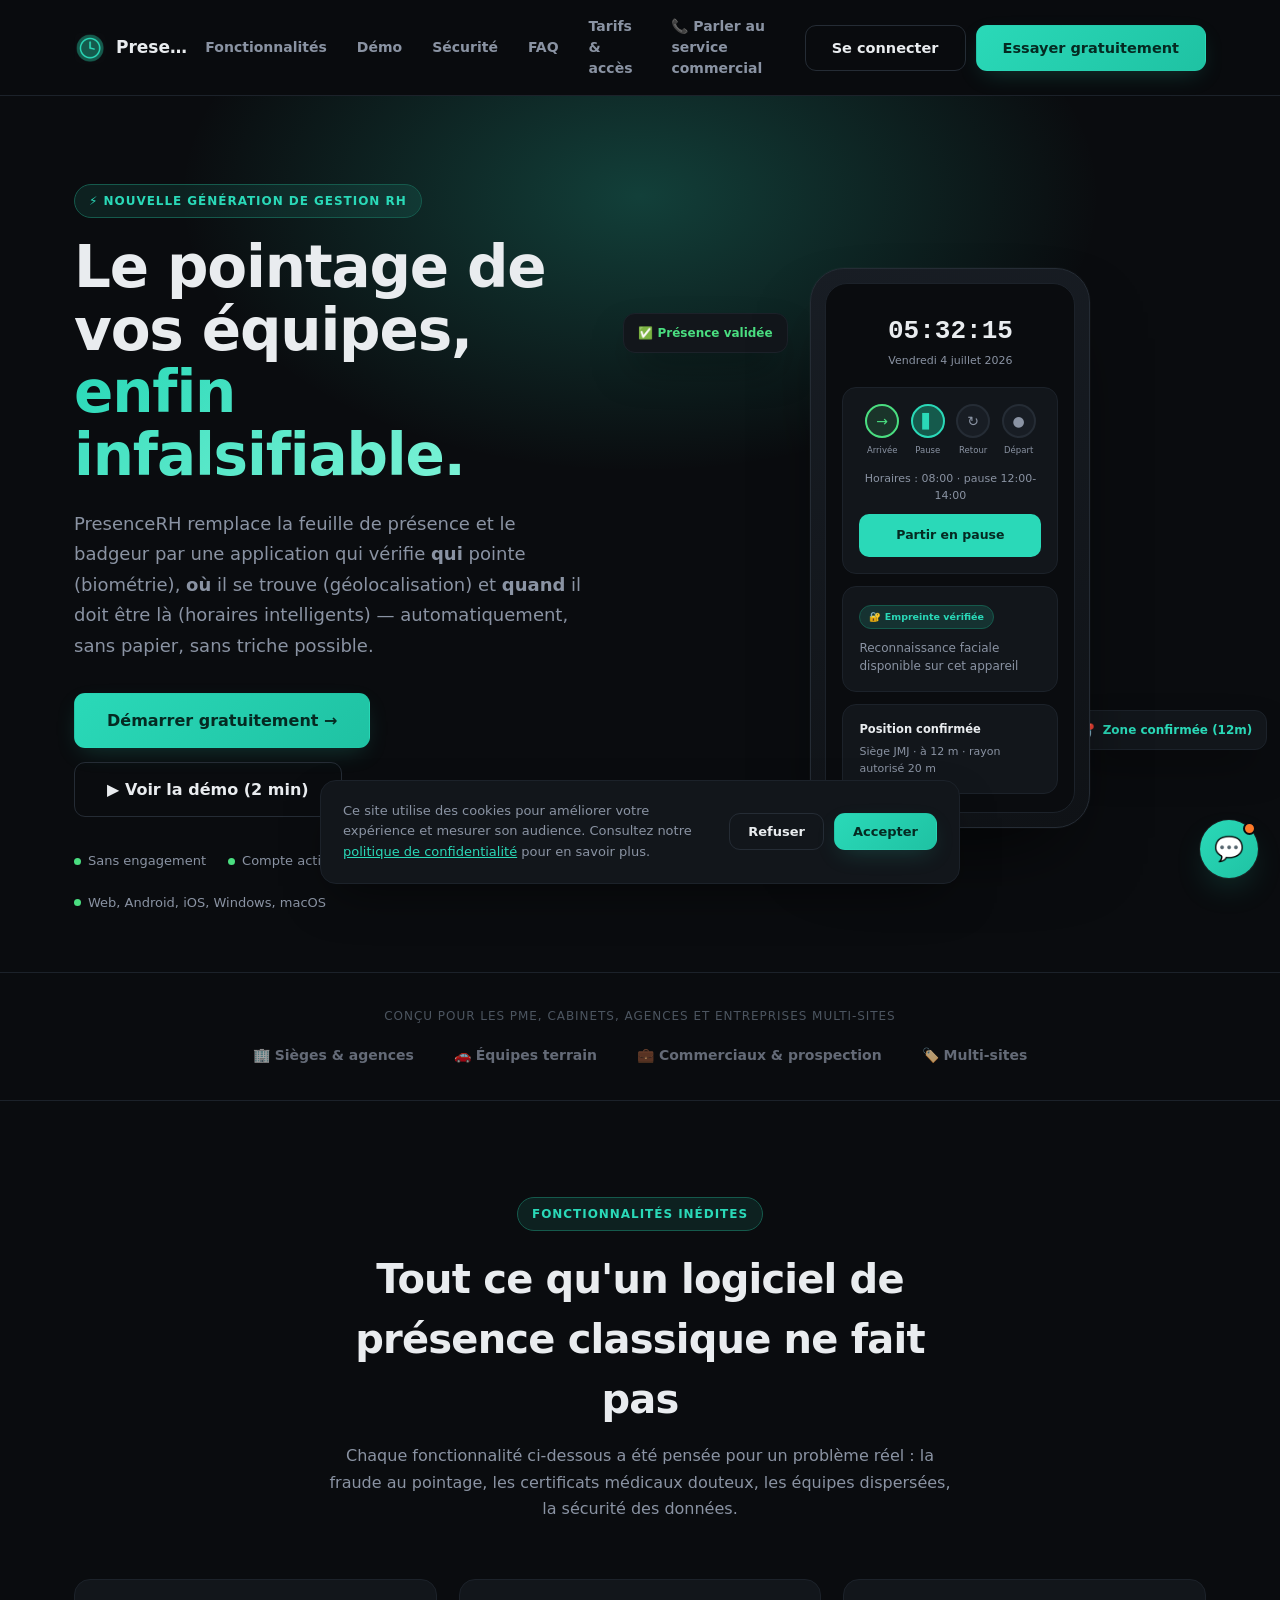
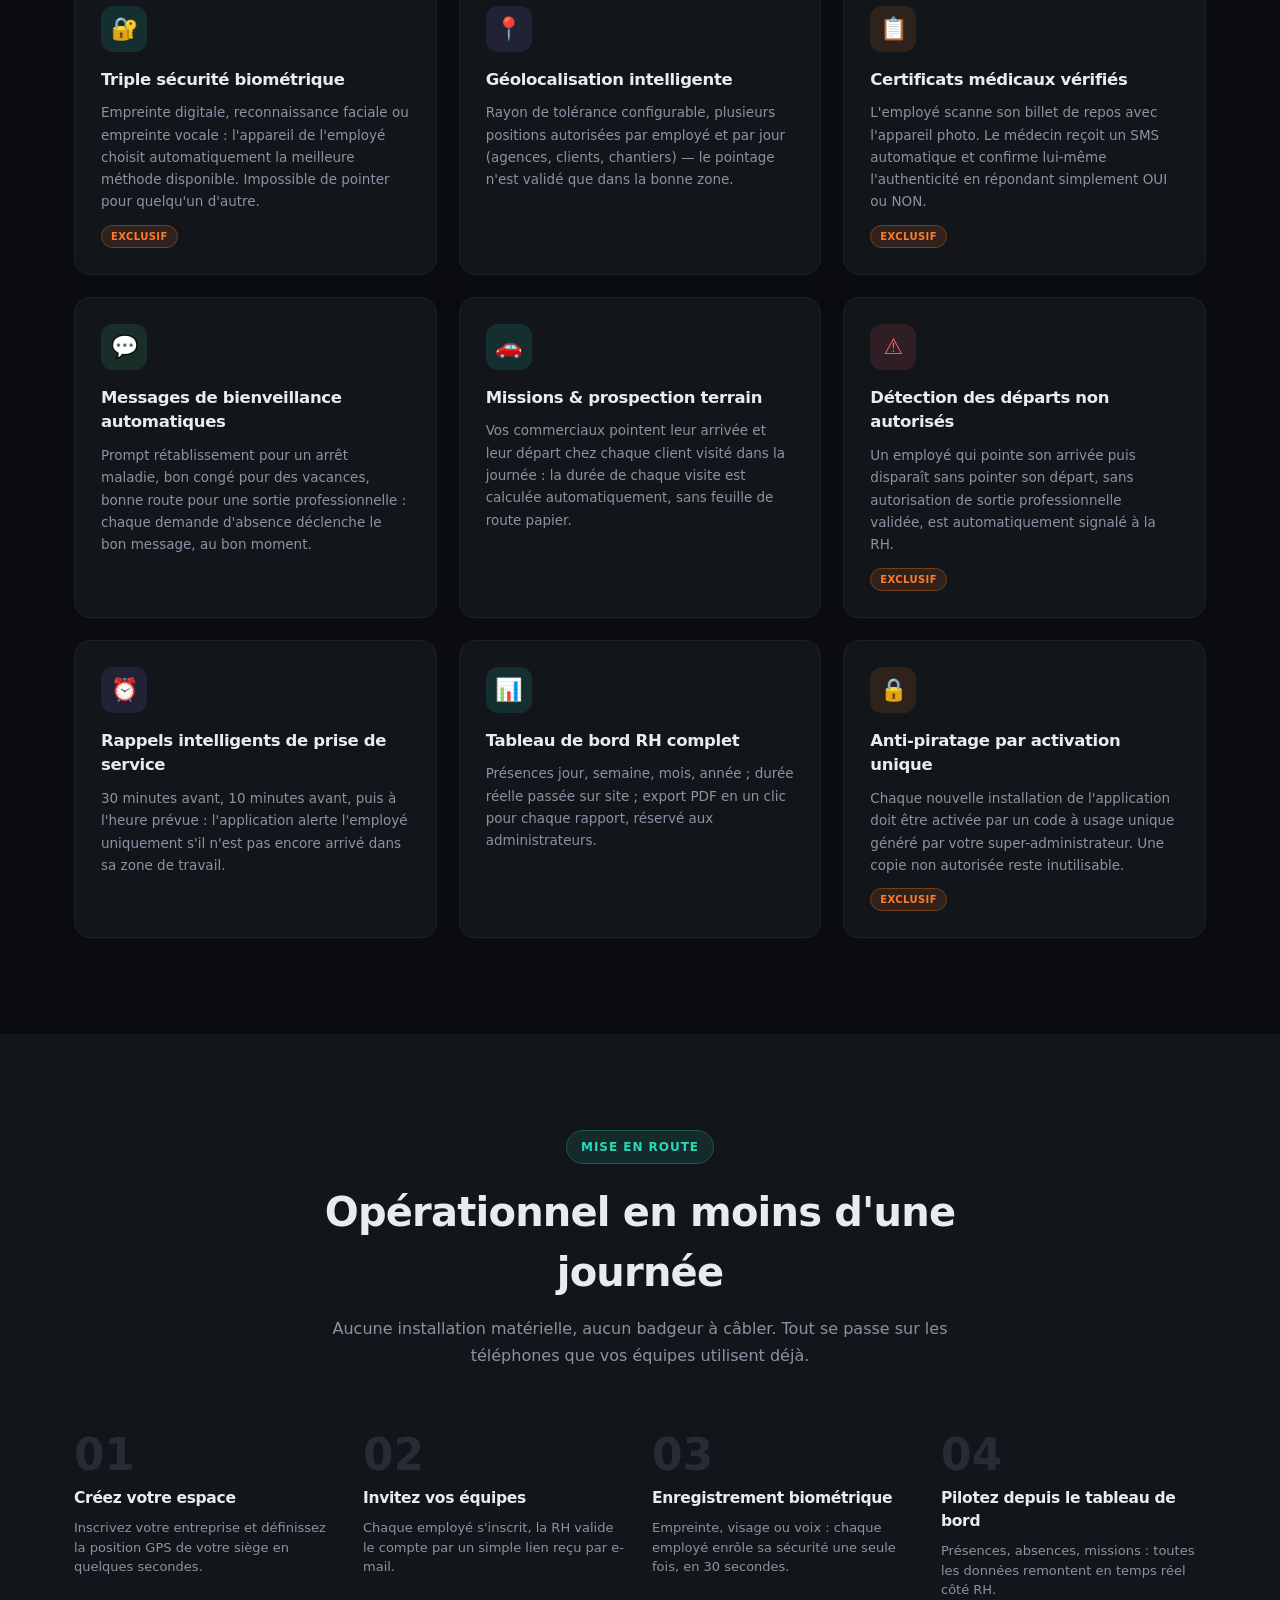
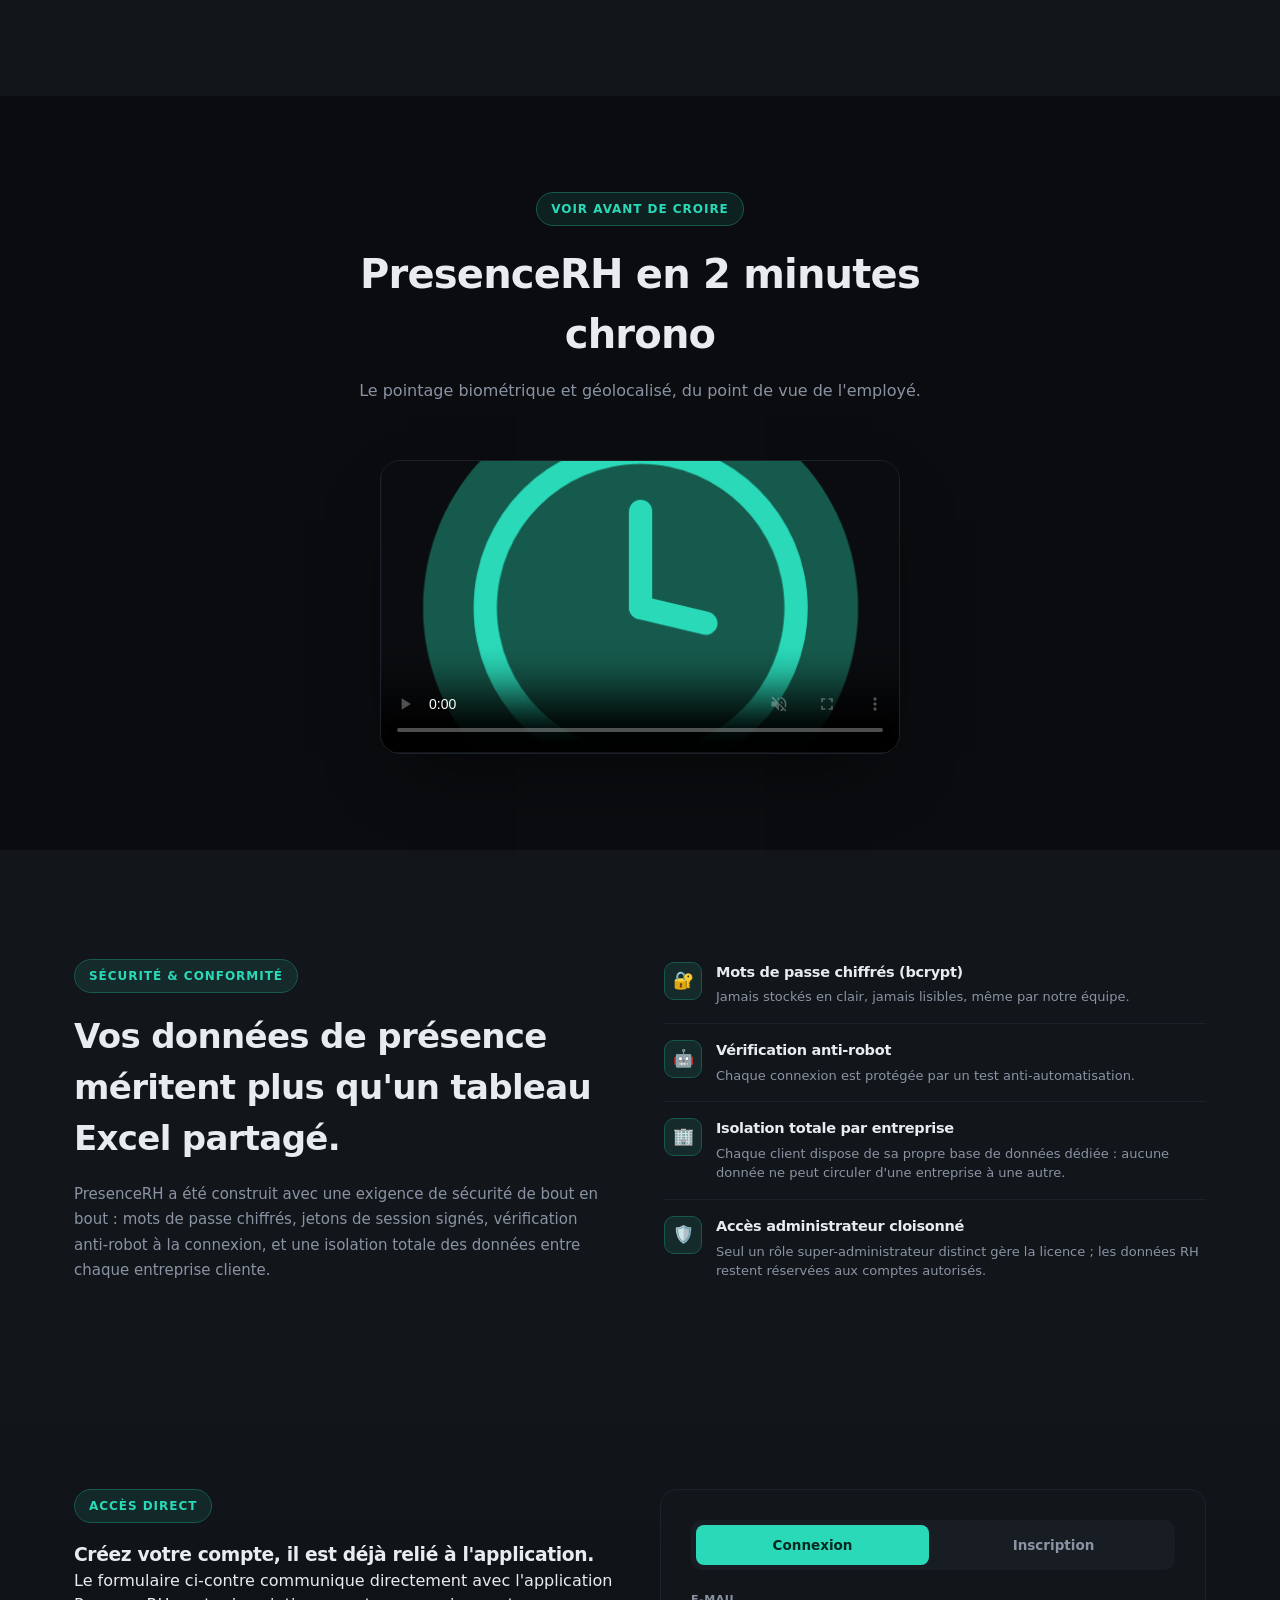
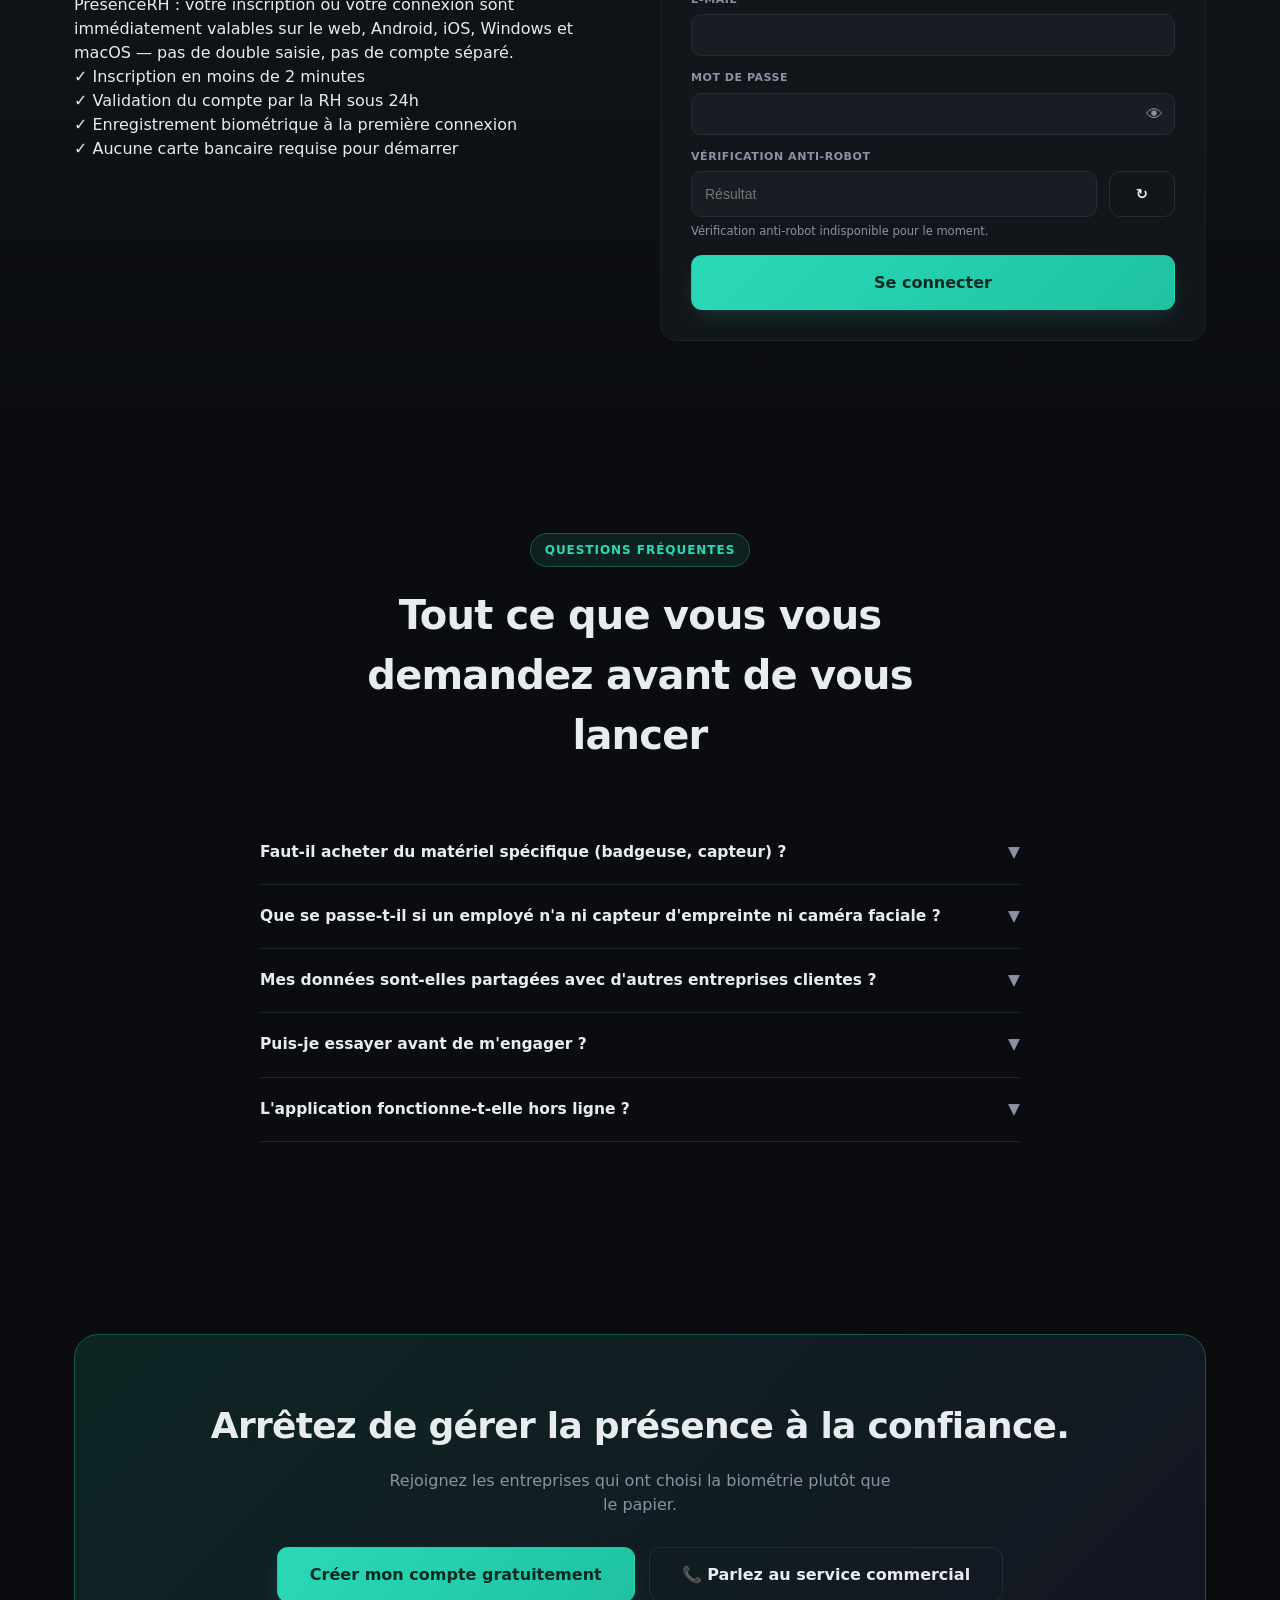
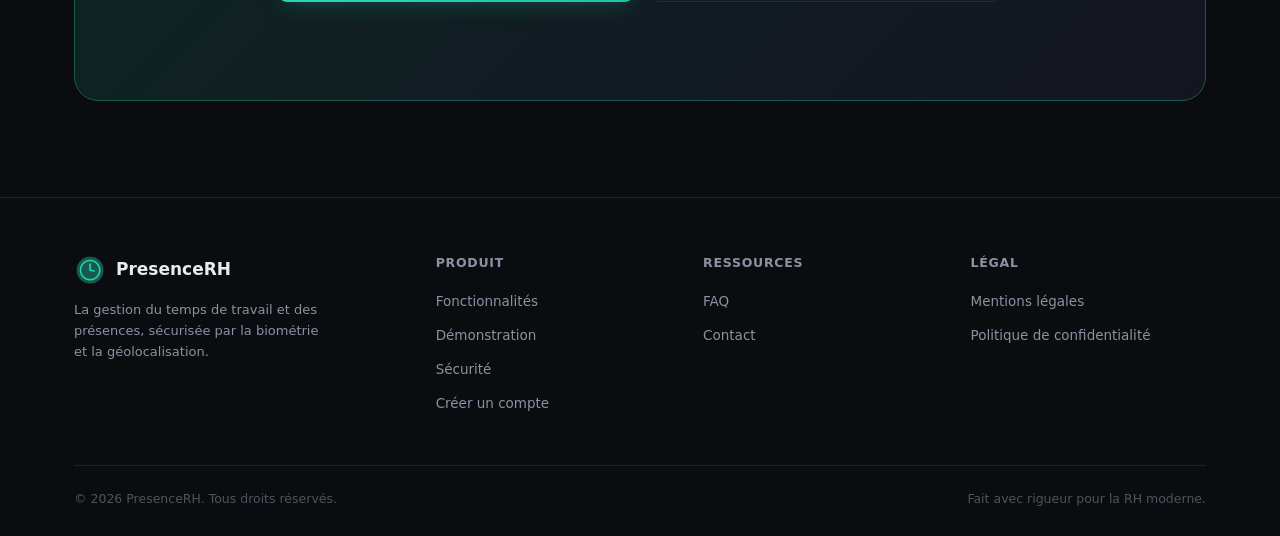
<file: index.html>
<!DOCTYPE html>
<html lang="fr">
<head>
<meta charset="UTF-8">
<meta name="viewport" content="width=device-width, initial-scale=1.0">
<title>PresenceRH — La présence, réinventée par la biométrie et la géolocalisation</title>
<meta name="description" content="PresenceRH digitalise le pointage de votre entreprise : empreinte digitale, reconnaissance faciale, empreinte vocale, géolocalisation intelligente et gestion RH complète. Essayez-le gratuitement.">
<link rel="icon" href="assets/logo-192.png">
<link rel="stylesheet" href="css/style.css">
</head>
<body>

<header class="nav">
  <div class="nav-inner">
    <a href="#top" class="brand"><img src="assets/logo-192.png" alt="PresenceRH"><span>PresenceRH</span></a>
    <nav class="nav-links" id="navLinks">
      <a href="#fonctionnalites">Fonctionnalités</a>
      <a href="#demo">Démo</a>
      <a href="#securite">Sécurité</a>
      <a href="#faq">FAQ</a>
      <a href="#acces">Tarifs &amp; accès</a>
      <a href="#" onclick="openSalesModal(); return false;">&#128222; Parler au service commercial</a>
    </nav>
    <div class="nav-cta">
      <button class="btn ghost" onclick="scrollToAuth('login')">Se connecter</button>
      <button class="btn primary" onclick="scrollToAuth('register')">Essayer gratuitement</button>
      <button class="nav-toggle" id="navToggle" aria-label="Menu">&#9776;</button>
    </div>
  </div>
</header>

<main id="top">

  <!-- HERO -->
  <section class="hero">
    <div class="container hero-grid">
      <div class="reveal in">
        <span class="eyebrow">&#9889; Nouvelle génération de gestion RH</span>
        <h1>Le pointage de vos équipes,<br><span class="grad">enfin infalsifiable.</span></h1>
        <p class="lead">
          PresenceRH remplace la feuille de présence et le badgeur par une application qui vérifie
          <b>qui</b> pointe (biométrie), <b>où</b> il se trouve (géolocalisation) et <b>quand</b> il doit être là
          (horaires intelligents) — automatiquement, sans papier, sans triche possible.
        </p>
        <div class="hero-cta">
          <button class="btn primary lg" onclick="scrollToAuth('register')">Démarrer gratuitement &#8594;</button>
          <button class="btn ghost lg" onclick="document.getElementById('demo').scrollIntoView({behavior:'smooth'})">&#9654; Voir la démo (2 min)</button>
        </div>
        <div class="hero-trust">
          <span><span class="dot"></span> Sans engagement</span>
          <span><span class="dot"></span> Compte activé sous 24h</span>
          <span><span class="dot"></span> Web, Android, iOS, Windows, macOS</span>
        </div>
      </div>

      <div class="reveal in">
        <div class="float-card float-1">&#9989; Présence validée</div>
        <div class="float-card float-2">&#128205; Zone confirmée (12m)</div>
        <div class="phone-mock">
          <div class="phone-screen">
            <div class="ps-time" id="heroClock">08:24:10</div>
            <div class="ps-date">Vendredi 4 juillet 2026</div>
            <div class="ps-card">
              <div class="ps-steps">
                <div class="ps-step done"><div class="ic">&#8594;</div><div class="lbl">Arrivée</div></div>
                <div class="ps-step now"><div class="ic">&#9611;</div><div class="lbl">Pause</div></div>
                <div class="ps-step"><div class="ic">&#8635;</div><div class="lbl">Retour</div></div>
                <div class="ps-step"><div class="ic">&#9679;</div><div class="lbl">Départ</div></div>
              </div>
              <div class="muted" style="font-size:11px;text-align:center;margin-bottom:10px;">Horaires : 08:00 · pause 12:00-14:00</div>
              <div class="ps-btn">Partir en pause</div>
            </div>
            <div class="ps-card">
              <span class="ps-badge">&#128272; Empreinte vérifiée</span>
              <div style="font-size:12px;margin-top:10px;color:var(--muted);">Reconnaissance faciale disponible sur cet appareil</div>
            </div>
            <div class="ps-card" style="margin-bottom:0;">
              <div style="font-size:11.5px;font-weight:700;margin-bottom:6px;">Position confirmée</div>
              <div style="font-size:11px;color:var(--muted);">Siège JMJ · à 12 m · rayon autorisé 20 m</div>
            </div>
          </div>
        </div>
      </div>
    </div>
  </section>

  <!-- LOGOS / PREUVE -->
  <div class="logos-strip">
    <div class="container">
      <p>Conçu pour les PME, cabinets, agences et entreprises multi-sites</p>
      <div class="logos-row">
        <span>&#127970; Sièges &amp; agences</span>
        <span>&#128663; Équipes terrain</span>
        <span>&#128188; Commerciaux &amp; prospection</span>
        <span>&#127991;&#65039; Multi-sites</span>
      </div>
    </div>
  </div>

  <!-- FONCTIONNALITES -->
  <section class="section" id="fonctionnalites">
    <div class="container">
      <div class="section-head reveal">
        <span class="eyebrow">Fonctionnalités inédites</span>
        <h2>Tout ce qu'un logiciel de présence classique ne fait pas</h2>
        <p>Chaque fonctionnalité ci-dessous a été pensée pour un problème réel : la fraude au pointage,
        les certificats médicaux douteux, les équipes dispersées, la sécurité des données.</p>
      </div>

      <div class="feature-grid">

        <div class="feature-card reveal">
          <div class="fi" style="background:rgba(42,217,184,0.12);color:var(--teal);">&#128272;</div>
          <h3>Triple sécurité biométrique</h3>
          <p>Empreinte digitale, reconnaissance faciale ou empreinte vocale : l'appareil de l'employé choisit
          automatiquement la meilleure méthode disponible. Impossible de pointer pour quelqu'un d'autre.</p>
          <span class="tag">Exclusif</span>
        </div>

        <div class="feature-card reveal">
          <div class="fi" style="background:rgba(139,124,246,0.12);color:var(--violet);">&#128205;</div>
          <h3>Géolocalisation intelligente</h3>
          <p>Rayon de tolérance configurable, plusieurs positions autorisées par employé et par jour
          (agences, clients, chantiers) — le pointage n'est validé que dans la bonne zone.</p>
        </div>

        <div class="feature-card reveal">
          <div class="fi" style="background:rgba(255,122,41,0.12);color:var(--amber);">&#128203;</div>
          <h3>Certificats médicaux vérifiés</h3>
          <p>L'employé scanne son billet de repos avec l'appareil photo. Le médecin reçoit un SMS automatique
          et confirme lui-même l'authenticité en répondant simplement OUI ou NON.</p>
          <span class="tag">Exclusif</span>
        </div>

        <div class="feature-card reveal">
          <div class="fi" style="background:rgba(74,222,128,0.12);color:var(--green);">&#128172;</div>
          <h3>Messages de bienveillance automatiques</h3>
          <p>Prompt rétablissement pour un arrêt maladie, bon congé pour des vacances, bonne route pour
          une sortie professionnelle : chaque demande d'absence déclenche le bon message, au bon moment.</p>
        </div>

        <div class="feature-card reveal">
          <div class="fi" style="background:rgba(42,217,184,0.12);color:var(--teal);">&#128663;</div>
          <h3>Missions &amp; prospection terrain</h3>
          <p>Vos commerciaux pointent leur arrivée et leur départ chez chaque client visité dans la journée :
          la durée de chaque visite est calculée automatiquement, sans feuille de route papier.</p>
        </div>

        <div class="feature-card reveal">
          <div class="fi" style="background:rgba(255,92,92,0.12);color:var(--danger);">&#9888;&#65039;</div>
          <h3>Détection des départs non autorisés</h3>
          <p>Un employé qui pointe son arrivée puis disparaît sans pointer son départ, sans autorisation de
          sortie professionnelle validée, est automatiquement signalé à la RH.</p>
          <span class="tag">Exclusif</span>
        </div>

        <div class="feature-card reveal">
          <div class="fi" style="background:rgba(139,124,246,0.12);color:var(--violet);">&#9200;</div>
          <h3>Rappels intelligents de prise de service</h3>
          <p>30 minutes avant, 10 minutes avant, puis à l'heure prévue : l'application alerte l'employé
          uniquement s'il n'est pas encore arrivé dans sa zone de travail.</p>
        </div>

        <div class="feature-card reveal">
          <div class="fi" style="background:rgba(42,217,184,0.12);color:var(--teal);">&#128202;</div>
          <h3>Tableau de bord RH complet</h3>
          <p>Présences jour, semaine, mois, année ; durée réelle passée sur site ; export PDF en un clic
          pour chaque rapport, réservé aux administrateurs.</p>
        </div>

        <div class="feature-card reveal">
          <div class="fi" style="background:rgba(255,122,41,0.12);color:var(--amber);">&#128274;</div>
          <h3>Anti-piratage par activation unique</h3>
          <p>Chaque nouvelle installation de l'application doit être activée par un code à usage unique
          généré par votre super-administrateur. Une copie non autorisée reste inutilisable.</p>
          <span class="tag">Exclusif</span>
        </div>

      </div>
    </div>
  </section>

  <!-- COMMENT CA MARCHE -->
  <section class="section" style="background:var(--panel);">
    <div class="container">
      <div class="section-head reveal">
        <span class="eyebrow">Mise en route</span>
        <h2>Opérationnel en moins d'une journée</h2>
        <p>Aucune installation matérielle, aucun badgeur à câbler. Tout se passe sur les téléphones
        que vos équipes utilisent déjà.</p>
      </div>
      <div class="steps-row">
        <div class="step-card reveal">
          <div class="step-num">01</div>
          <h3>Créez votre espace</h3>
          <p>Inscrivez votre entreprise et définissez la position GPS de votre siège en quelques secondes.</p>
        </div>
        <div class="step-card reveal">
          <div class="step-num">02</div>
          <h3>Invitez vos équipes</h3>
          <p>Chaque employé s'inscrit, la RH valide le compte par un simple lien reçu par e-mail.</p>
        </div>
        <div class="step-card reveal">
          <div class="step-num">03</div>
          <h3>Enregistrement biométrique</h3>
          <p>Empreinte, visage ou voix : chaque employé enrôle sa sécurité une seule fois, en 30 secondes.</p>
        </div>
        <div class="step-card reveal">
          <div class="step-num">04</div>
          <h3>Pilotez depuis le tableau de bord</h3>
          <p>Présences, absences, missions : toutes les données remontent en temps réel côté RH.</p>
        </div>
      </div>
    </div>
  </section>

  <!-- DEMO VIDEO -->
  <section class="section" id="demo">
    <div class="container">
      <div class="section-head reveal">
        <span class="eyebrow">Voir avant de croire</span>
        <h2>PresenceRH en 2 minutes chrono</h2>
        <p>Le pointage biométrique et géolocalisé, du point de vue de l'employé.</p>
      </div>
      <div class="video-wrap reveal">
        <div class="video-frame">
          <video id="demoVideo" controls muted playsinline poster="assets/logo-512.png" style="display:none;">
            <source src="assets/demo-presencerh.mp4" type="video/mp4">
          </video>
          <div class="video-placeholder" id="videoPlaceholder">
            <div class="play-btn">&#9654;</div>
            <p style="font-weight:700;color:var(--text);">Vidéo de démonstration à venir</p>
            <p style="max-width:420px;font-size:13px;">
              Déposez votre fichier <code>demo-presencerh.mp4</code> dans le dossier <code>assets/</code> pour
              qu'il remplace automatiquement ce message.
            </p>
          </div>
        </div>
      </div>
    </div>
  </section>

  <!-- SECURITE -->
  <section class="section" id="securite" style="background:var(--panel);">
    <div class="container security-grid">
      <div class="reveal">
        <span class="eyebrow">Sécurité &amp; conformité</span>
        <h2 style="font-size:clamp(24px,3.6vw,34px);margin-bottom:18px;">
          Vos données de présence méritent plus qu'un tableau Excel partagé.
        </h2>
        <p class="muted" style="font-size:15px;line-height:1.7;">
          PresenceRH a été construit avec une exigence de sécurité de bout en bout : mots de passe chiffrés,
          jetons de session signés, vérification anti-robot à la connexion, et une isolation totale des
          données entre chaque entreprise cliente.
        </p>
      </div>
      <ul class="security-list reveal">
        <li>
          <div class="si">&#128272;</div>
          <div><h4>Mots de passe chiffrés (bcrypt)</h4><p>Jamais stockés en clair, jamais lisibles, même par notre équipe.</p></div>
        </li>
        <li>
          <div class="si">&#129302;</div>
          <div><h4>Vérification anti-robot</h4><p>Chaque connexion est protégée par un test anti-automatisation.</p></div>
        </li>
        <li>
          <div class="si">&#127970;</div>
          <div><h4>Isolation totale par entreprise</h4><p>Chaque client dispose de sa propre base de données dédiée : aucune donnée ne peut circuler d'une entreprise à une autre.</p></div>
        </li>
        <li>
          <div class="si">&#128737;&#65039;</div>
          <div><h4>Accès administrateur cloisonné</h4><p>Seul un rôle super-administrateur distinct gère la licence ; les données RH restent réservées aux comptes autorisés.</p></div>
        </li>
      </ul>
    </div>
  </section>

  <!-- INSCRIPTION / CONNEXION -->
  <section class="section auth-section" id="acces">
    <div class="container auth-grid">
      <div class="reveal">
        <span class="eyebrow">Accès direct</span>
        <h3>Créez votre compte, il est déjà relié à l'application.</h3>
        <p>
          Le formulaire ci-contre communique directement avec l'application PresenceRH : votre inscription
          ou votre connexion sont immédiatement valables sur le web, Android, iOS, Windows et macOS — pas de
          double saisie, pas de compte séparé.
        </p>
        <ul>
          <li><b>&#10003;</b> Inscription en moins de 2 minutes</li>
          <li><b>&#10003;</b> Validation du compte par la RH sous 24h</li>
          <li><b>&#10003;</b> Enregistrement biométrique à la première connexion</li>
          <li><b>&#10003;</b> Aucune carte bancaire requise pour démarrer</li>
        </ul>
      </div>

      <div class="auth-card reveal" id="authCard">
        <div class="auth-tabs">
          <div class="auth-tab active" id="tabLogin" onclick="switchAuthTab('login')">Connexion</div>
          <div class="auth-tab" id="tabRegister" onclick="switchAuthTab('register')">Inscription</div>
        </div>

        <div id="authAlert"></div>

        <form id="loginForm" onsubmit="return false;">
          <div class="form-group"><label>E-mail</label><input id="loginEmail" type="email" autocomplete="username"></div>
          <div class="form-group"><label>Mot de passe</label>
            <div class="pass-wrap">
              <input id="loginPass" type="password" autocomplete="current-password">
              <button type="button" class="pass-toggle" onclick="togglePass('loginPass',this)">&#128065;</button>
            </div>
          </div>
          <div class="form-group">
            <label>Vérification anti-robot</label>
            <div class="form-row">
              <input id="loginCaptchaAnswer" inputmode="numeric" placeholder="Résultat">
              <button type="button" class="btn ghost" style="flex:0 0 auto;" onclick="loadCaptcha()">&#8635;</button>
            </div>
            <div class="muted" style="font-size:11.5px;margin-top:6px;" id="loginCaptchaQuestion">Chargement...</div>
          </div>
          <button class="btn primary block lg" id="loginBtn" onclick="doLogin()">Se connecter</button>
        </form>

        <form id="registerForm" style="display:none;" onsubmit="return false;">
          <div class="form-row">
            <div class="form-group"><label>Matricule</label><input id="regMatricule" placeholder="Ex: 0007"></div>
            <div class="form-group"><label>Service</label><input id="regService"></div>
          </div>
          <div class="form-row">
            <div class="form-group"><label>Nom</label><input id="regNom"></div>
            <div class="form-group"><label>Prénom</label><input id="regPrenom"></div>
          </div>
          <div class="form-group"><label>E-mail</label><input id="regEmail" type="email" autocomplete="username"></div>
          <div class="form-group"><label>Mot de passe</label>
            <div class="pass-wrap">
              <input id="regPass" type="password" autocomplete="new-password">
              <button type="button" class="pass-toggle" onclick="togglePass('regPass',this)">&#128065;</button>
            </div>
          </div>
          <div class="form-group"><label>Type de compte</label>
            <select id="regRole"><option value="EMPLOYE">Employé</option><option value="ADMIN">Administrateur RH</option></select>
          </div>
          <button class="btn primary block lg" id="registerBtn" onclick="doRegister()">Créer mon compte</button>
          <p class="muted" style="font-size:11.5px;margin-top:14px;line-height:1.6;">
            Après validation par les ressources humaines, vous enregistrerez votre empreinte digitale,
            votre reconnaissance faciale ou votre empreinte vocale pour commencer à pointer.
          </p>
        </form>
      </div>
    </div>
  </section>

  <!-- FAQ -->
  <section class="section" id="faq">
    <div class="container">
      <div class="section-head reveal">
        <span class="eyebrow">Questions fréquentes</span>
        <h2>Tout ce que vous vous demandez avant de vous lancer</h2>
      </div>
      <div class="faq-list">
        <div class="faq-item reveal">
          <div class="faq-q" onclick="toggleFaq(this)">Faut-il acheter du matériel spécifique (badgeuse, capteur) ?<span class="chev">&#9660;</span></div>
          <div class="faq-a"><p>Non. PresenceRH fonctionne avec les smartphones que vos employés utilisent déjà (empreinte, visage ou micro déjà intégrés) et avec un simple ordinateur pour la RH.</p></div>
        </div>
        <div class="faq-item reveal">
          <div class="faq-q" onclick="toggleFaq(this)">Que se passe-t-il si un employé n'a ni capteur d'empreinte ni caméra faciale ?<span class="chev">&#9660;</span></div>
          <div class="faq-a"><p>L'empreinte vocale prend automatiquement le relais : l'employé prononce une phrase de sécurité pour valider sa présence.</p></div>
        </div>
        <div class="faq-item reveal">
          <div class="faq-q" onclick="toggleFaq(this)">Mes données sont-elles partagées avec d'autres entreprises clientes ?<span class="chev">&#9660;</span></div>
          <div class="faq-a"><p>Jamais. Chaque entreprise cliente dispose de sa propre base de données isolée, hébergée séparément.</p></div>
        </div>
        <div class="faq-item reveal">
          <div class="faq-q" onclick="toggleFaq(this)">Puis-je essayer avant de m'engager ?<span class="chev">&#9660;</span></div>
          <div class="faq-a"><p>Oui, l'inscription ci-dessus crée immédiatement votre espace d'essai, sans carte bancaire.</p></div>
        </div>
        <div class="faq-item reveal">
          <div class="faq-q" onclick="toggleFaq(this)">L'application fonctionne-t-elle hors ligne ?<span class="chev">&#9660;</span></div>
          <div class="faq-a"><p>Le pointage nécessite une connexion internet (vérification serveur de la position et de l'identité), disponible en 3G/4G/Wi-Fi.</p></div>
        </div>
      </div>
    </div>
  </section>

  <!-- CTA FINALE -->
  <section class="section">
    <div class="container">
      <div class="final-cta reveal">
        <h2>Arrêtez de gérer la présence à la confiance.</h2>
        <p>Rejoignez les entreprises qui ont choisi la biométrie plutôt que le papier.</p>
        <div class="hero-cta">
          <button class="btn primary lg" onclick="scrollToAuth('register')">Créer mon compte gratuitement</button>
          <button class="btn ghost lg" onclick="openSalesModal()">&#128222; Parlez au service commercial</button>
        </div>
      </div>
    </div>
  </section>

</main>

<footer>
  <div class="container">
    <div class="footer-grid">
      <div>
        <a href="#top" class="brand"><img src="assets/logo-192.png" alt="PresenceRH"> PresenceRH</a>
        <p class="muted" style="font-size:13px;margin-top:14px;max-width:260px;line-height:1.6;">
          La gestion du temps de travail et des présences, sécurisée par la biométrie et la géolocalisation.
        </p>
      </div>
      <div>
        <h4>Produit</h4>
        <ul>
          <li><a href="#fonctionnalites">Fonctionnalités</a></li>
          <li><a href="#demo">Démonstration</a></li>
          <li><a href="#securite">Sécurité</a></li>
          <li><a href="#acces">Créer un compte</a></li>
        </ul>
      </div>
      <div>
        <h4>Ressources</h4>
        <ul>
          <li><a href="#faq">FAQ</a></li>
          <li><a href="mailto:contact@presencerh.app">Contact</a></li>
        </ul>
      </div>
      <div>
        <h4>Légal</h4>
        <ul>
          <li><a href="mentions-legales.html">Mentions légales</a></li>
          <li><a href="confidentialite.html">Politique de confidentialité</a></li>
        </ul>
      </div>
    </div>
    <div class="footer-bottom">
      <span>&copy; 2026 PresenceRH. Tous droits réservés.</span>
      <span>Fait avec rigueur pour la RH moderne.</span>
    </div>
  </div>
</footer>

<!-- BANDEAU COOKIES -->
<div class="cookie-banner" id="cookieBanner">
  <p>
    Ce site utilise des cookies pour améliorer votre expérience et mesurer son audience.
    Consultez notre <a href="confidentialite.html">politique de confidentialité</a> pour en savoir plus.
  </p>
  <div class="cookie-actions">
    <button class="btn ghost" onclick="setCookieConsent(false)">Refuser</button>
    <button class="btn primary" onclick="setCookieConsent(true)">Accepter</button>
  </div>
</div>

<!-- MODAL : PARLER AU SERVICE COMMERCIAL -->
<div class="modal-overlay" id="salesModalOverlay" onclick="if(event.target===this) closeSalesModal()">
  <div class="modal-box">
    <button class="modal-close" onclick="closeSalesModal()" aria-label="Fermer">&times;</button>
    <h3>Parlez au service commercial</h3>
    <p class="sub">Decrivez votre besoin, notre équipe vous recontacte sous 24h ouvrées.</p>

    <div id="salesAlert"></div>

    <form id="salesForm" onsubmit="return false;">
      <input type="text" id="salesHoneypot" class="hp-field" tabindex="-1" autocomplete="off">
      <div class="form-row">
        <div class="form-group"><label>Prénom</label><input id="salesPrenom" placeholder="Jeanne"></div>
        <div class="form-group"><label>Nom de famille</label><input id="salesNom" placeholder="Biche"></div>
      </div>
      <div class="form-row">
        <div class="form-group"><label>Titre d'emploi</label><input id="salesTitre" placeholder="Responsable produit"></div>
        <div class="form-group"><label>Entreprise</label><input id="salesEntreprise" placeholder="Acme Inc."></div>
      </div>
      <div class="form-group">
        <label>Courriel de l'entreprise</label>
        <input id="salesEmail" type="email" placeholder="jeanne@entreprise.com">
      </div>
      <div class="form-group">
        <label>Comment notre équipe commerciale peut-elle vous aider ?</label>
        <textarea id="salesMessage" placeholder="Décrivez brièvement votre projet, votre solution actuelle, votre calendrier, son envergure, votre budget, vos besoins en…"></textarea>
      </div>
      <div class="form-group">
        <label>Qui devrait se joindre à nous de notre côté ?</label>
        <div class="checkbox-row">
          <label class="checkbox-item"><input type="checkbox" id="salesAideVente" checked> Experts en vente</label>
          <label class="checkbox-item"><input type="checkbox" id="salesAideTechnique"> Experts techniques</label>
        </div>
      </div>
      <div class="form-group">
        <label class="checkbox-item" style="text-transform:none;font-size:14px;color:var(--text);font-weight:400;">
          <input type="checkbox" id="salesNewsletter" checked> Inscrivez-moi à la newsletter de PresenceRH
        </label>
      </div>
      <button class="btn primary block lg" id="salesSubmitBtn" onclick="submitSalesForm()">Soumettre une demande</button>
    </form>
  </div>
</div>

<!-- ASSISTANT DE CHAT (questions sur PresenceRH uniquement) -->
<button class="chat-fab" id="chatFab" onclick="toggleChat()" aria-label="Ouvrir l'assistant PresenceRH">
  💬<span class="badge-dot" id="chatBadge"></span>
</button>
<div class="chat-panel" id="chatPanel">
  <div class="chat-head">
    <div class="ci">🤖</div>
    <div class="chat-head-txt">
      <strong>Assistant PresenceRH</strong>
      <span><span class="dot"></span> En ligne</span>
    </div>
    <button class="chat-close" onclick="toggleChat(false)" aria-label="Fermer">&times;</button>
  </div>
  <div class="chat-msgs" id="chatMsgs"></div>
  <div class="chat-suggest" id="chatSuggest">
    <button onclick="askSuggestion(this)">Comment fonctionne le pointage ?</button>
    <button onclick="askSuggestion(this)">Est-ce securise ?</button>
    <button onclick="askSuggestion(this)">Sur quelles plateformes ?</button>
  </div>
  <div class="chat-input-row">
    <textarea id="chatInput" rows="1" placeholder="Posez une question sur PresenceRH..." onkeydown="handleChatKeydown(event)"></textarea>
    <button class="chat-send" id="chatSendBtn" onclick="sendChatMessage()" aria-label="Envoyer">➤</button>
  </div>
  <div class="chat-foot">Assistant IA specialise dans PresenceRH uniquement.</div>
</div>

<script src="js/main.js"></script>
<script src="js/chat-widget.js"></script>
</body>
</html>
</file>
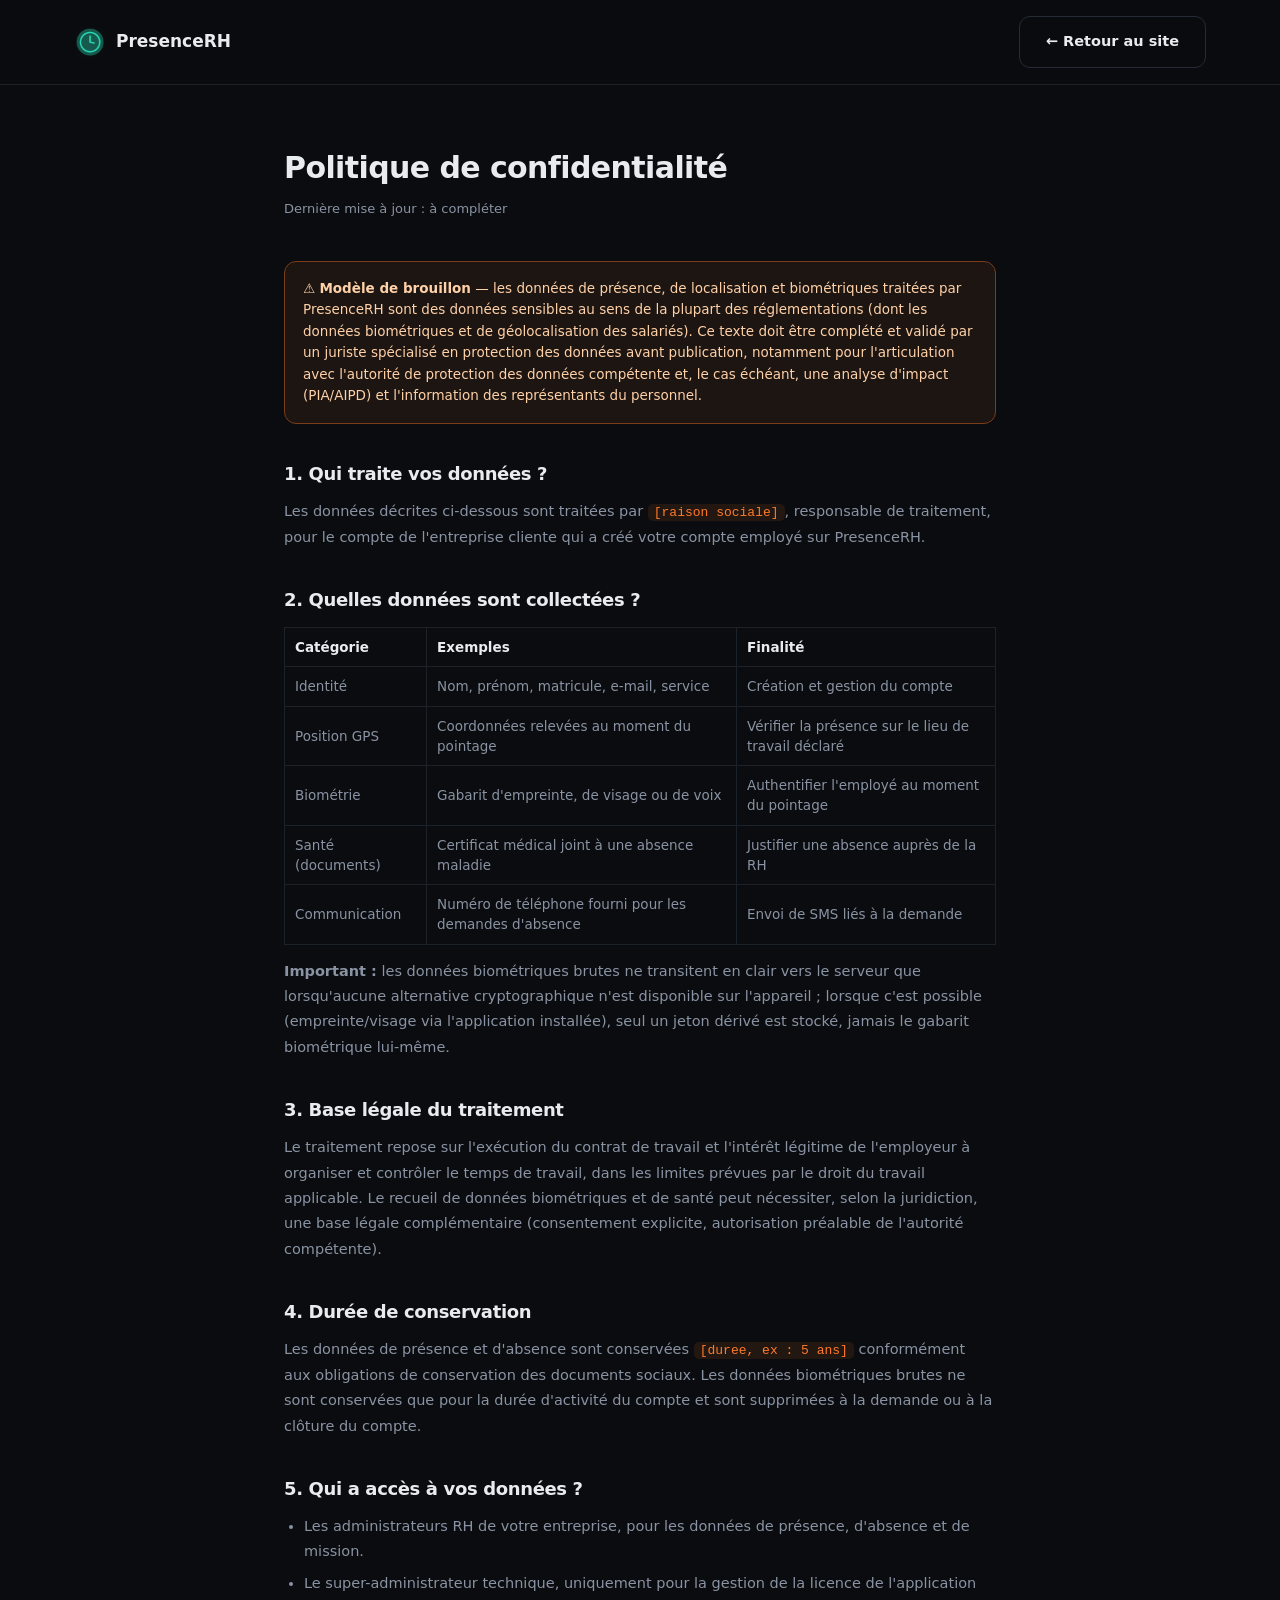
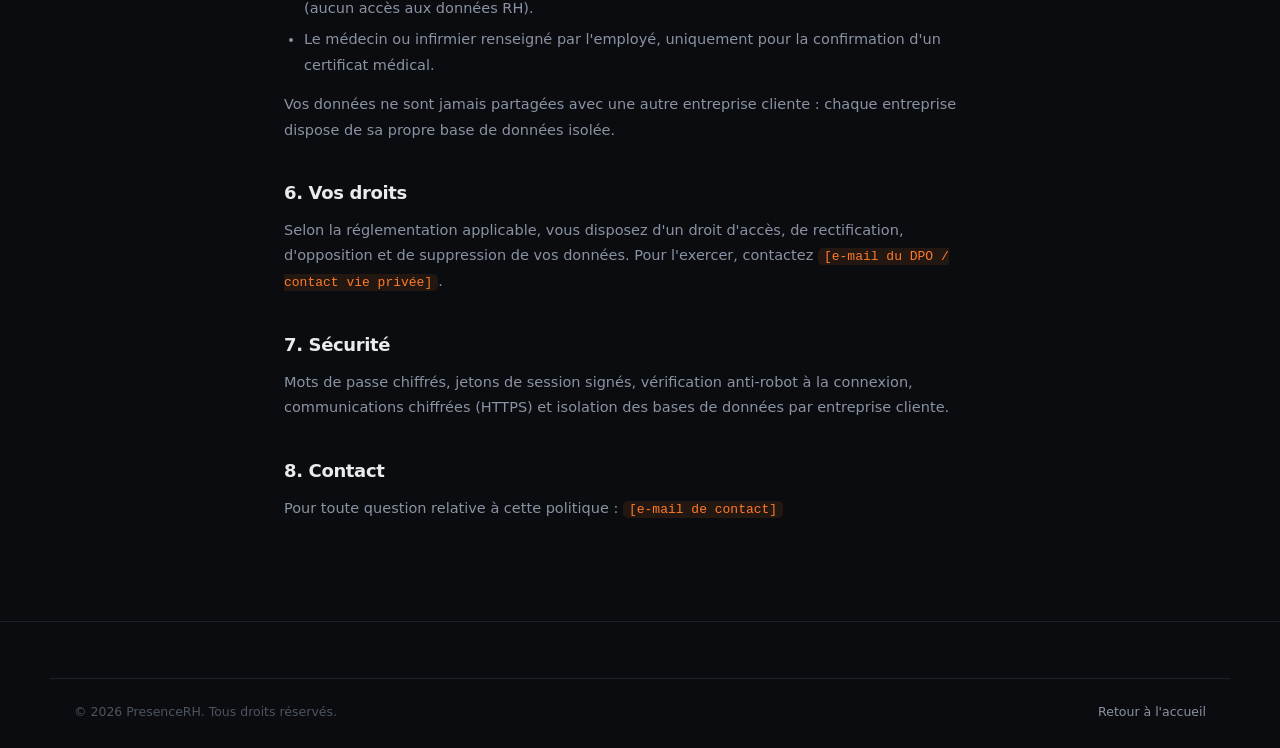
<file: confidentialite.html>
<!DOCTYPE html>
<html lang="fr">
<head>
<meta charset="UTF-8">
<meta name="viewport" content="width=device-width, initial-scale=1.0">
<title>Politique de confidentialité — PresenceRH</title>
<link rel="icon" href="assets/logo-192.png">
<link rel="stylesheet" href="css/style.css">
<style>
  .legal{max-width:760px;margin:0 auto;padding:60px 24px 100px;}
  .legal h1{font-size:30px;margin-bottom:8px;}
  .legal .updated{color:var(--muted);font-size:13px;margin-bottom:40px;}
  .legal h2{font-size:18px;margin:36px 0 12px;}
  .legal p, .legal li{color:var(--muted);font-size:14.5px;line-height:1.75;}
  .legal ul{padding-left:20px;list-style:disc;margin-bottom:14px;}
  .legal li{margin-bottom:6px;}
  .fillme{color:var(--amber);background:rgba(255,122,41,0.1);padding:1px 6px;border-radius:5px;font-family:monospace;font-size:13px;}
  .draft-notice{background:rgba(255,122,41,0.08);border:1px solid var(--amber-dim);border-radius:12px;padding:16px 18px;margin-bottom:30px;font-size:13.5px;color:#FFD1A8;line-height:1.6;}
  table.dpo{width:100%;border-collapse:collapse;margin:14px 0;font-size:13.5px;}
  table.dpo th, table.dpo td{border:1px solid var(--border-soft);padding:9px 10px;text-align:left;color:var(--muted);}
  table.dpo th{color:var(--text);}
</style>
</head>
<body>
<header class="nav">
  <div class="nav-inner">
    <a href="index.html" class="brand"><img src="assets/logo-192.png" alt="PresenceRH"> PresenceRH</a>
    <a href="index.html" class="btn ghost">&#8592; Retour au site</a>
  </div>
</header>

<div class="legal">
  <h1>Politique de confidentialité</h1>
  <p class="updated">Dernière mise à jour : à compléter</p>

  <div class="draft-notice">
    &#9888;&#65039; <b>Modèle de brouillon</b> — les données de présence, de localisation et biométriques traitées
    par PresenceRH sont des données sensibles au sens de la plupart des réglementations (dont les données
    biométriques et de géolocalisation des salariés). Ce texte doit être complété et validé par un juriste
    spécialisé en protection des données avant publication, notamment pour l'articulation avec l'autorité de
    protection des données compétente et, le cas échéant, une analyse d'impact (PIA/AIPD) et l'information des
    représentants du personnel.
  </div>

  <h2>1. Qui traite vos données ?</h2>
  <p>
    Les données décrites ci-dessous sont traitées par <span class="fillme">[raison sociale]</span>, responsable
    de traitement, pour le compte de l'entreprise cliente qui a créé votre compte employé sur PresenceRH.
  </p>

  <h2>2. Quelles données sont collectées ?</h2>
  <table class="dpo">
    <tr><th>Catégorie</th><th>Exemples</th><th>Finalité</th></tr>
    <tr><td>Identité</td><td>Nom, prénom, matricule, e-mail, service</td><td>Création et gestion du compte</td></tr>
    <tr><td>Position GPS</td><td>Coordonnées relevées au moment du pointage</td><td>Vérifier la présence sur le lieu de travail déclaré</td></tr>
    <tr><td>Biométrie</td><td>Gabarit d'empreinte, de visage ou de voix</td><td>Authentifier l'employé au moment du pointage</td></tr>
    <tr><td>Santé (documents)</td><td>Certificat médical joint à une absence maladie</td><td>Justifier une absence auprès de la RH</td></tr>
    <tr><td>Communication</td><td>Numéro de téléphone fourni pour les demandes d'absence</td><td>Envoi de SMS liés à la demande</td></tr>
  </table>
  <p>
    <b>Important :</b> les données biométriques brutes ne transitent en clair vers le serveur que lorsqu'aucune
    alternative cryptographique n'est disponible sur l'appareil ; lorsque c'est possible (empreinte/visage via
    l'application installée), seul un jeton dérivé est stocké, jamais le gabarit biométrique lui-même.
  </p>

  <h2>3. Base légale du traitement</h2>
  <p>
    Le traitement repose sur l'exécution du contrat de travail et l'intérêt légitime de l'employeur à
    organiser et contrôler le temps de travail, dans les limites prévues par le droit du travail applicable.
    Le recueil de données biométriques et de santé peut nécessiter, selon la juridiction, une base légale
    complémentaire (consentement explicite, autorisation préalable de l'autorité compétente).
  </p>

  <h2>4. Durée de conservation</h2>
  <p>
    Les données de présence et d'absence sont conservées <span class="fillme">[duree, ex : 5 ans]</span>
    conformément aux obligations de conservation des documents sociaux. Les données biométriques brutes ne sont
    conservées que pour la durée d'activité du compte et sont supprimées à la demande ou à la clôture du compte.
  </p>

  <h2>5. Qui a accès à vos données ?</h2>
  <ul>
    <li>Les administrateurs RH de votre entreprise, pour les données de présence, d'absence et de mission.</li>
    <li>Le super-administrateur technique, uniquement pour la gestion de la licence de l'application (aucun accès aux données RH).</li>
    <li>Le médecin ou infirmier renseigné par l'employé, uniquement pour la confirmation d'un certificat médical.</li>
  </ul>
  <p>Vos données ne sont jamais partagées avec une autre entreprise cliente : chaque entreprise dispose de sa
  propre base de données isolée.</p>

  <h2>6. Vos droits</h2>
  <p>
    Selon la réglementation applicable, vous disposez d'un droit d'accès, de rectification, d'opposition et de
    suppression de vos données. Pour l'exercer, contactez <span class="fillme">[e-mail du DPO / contact vie privée]</span>.
  </p>

  <h2>7. Sécurité</h2>
  <p>
    Mots de passe chiffrés, jetons de session signés, vérification anti-robot à la connexion, communications
    chiffrées (HTTPS) et isolation des bases de données par entreprise cliente.
  </p>

  <h2>8. Contact</h2>
  <p>Pour toute question relative à cette politique : <span class="fillme">[e-mail de contact]</span></p>
</div>

<footer>
  <div class="container footer-bottom">
    <span>&copy; 2026 PresenceRH. Tous droits réservés.</span>
    <a href="index.html" style="color:var(--muted);">Retour à l'accueil</a>
  </div>
</footer>
</body>
</html>
</file>
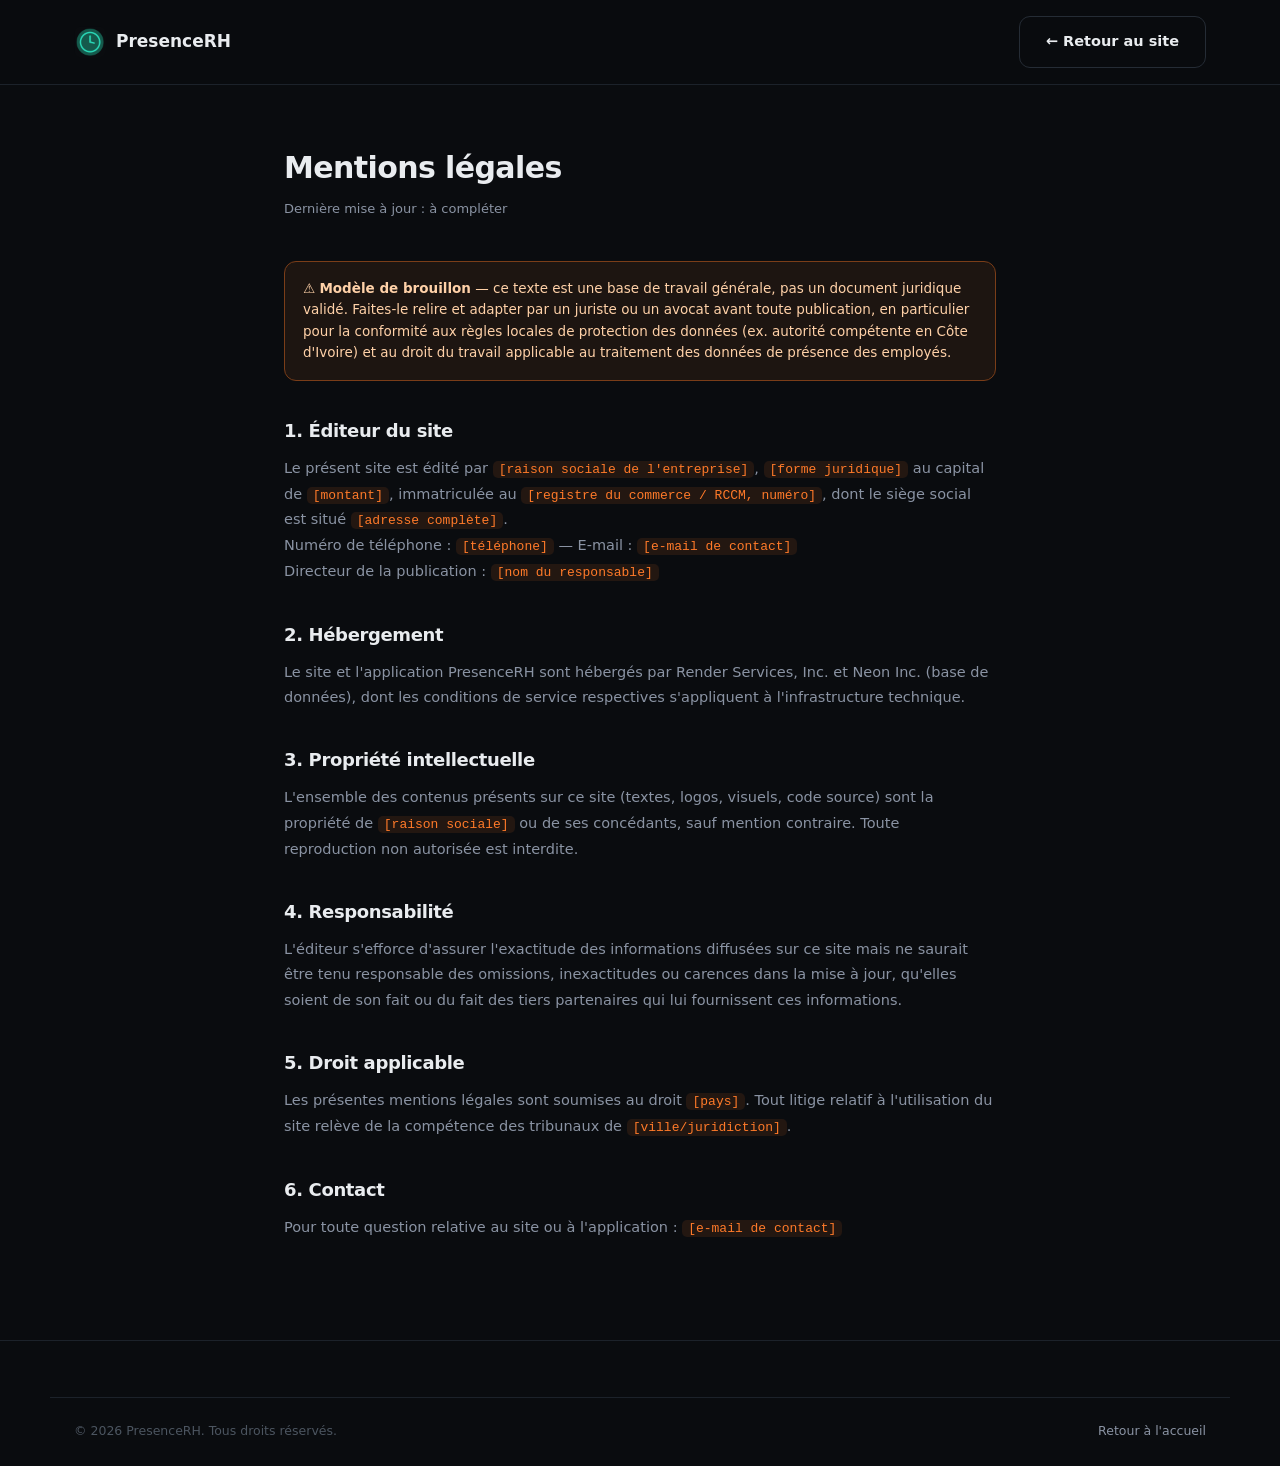
<file: mentions-legales.html>
<!DOCTYPE html>
<html lang="fr">
<head>
<meta charset="UTF-8">
<meta name="viewport" content="width=device-width, initial-scale=1.0">
<title>Mentions légales — PresenceRH</title>
<link rel="icon" href="assets/logo-192.png">
<link rel="stylesheet" href="css/style.css">
<style>
  .legal{max-width:760px;margin:0 auto;padding:60px 24px 100px;}
  .legal h1{font-size:30px;margin-bottom:8px;}
  .legal .updated{color:var(--muted);font-size:13px;margin-bottom:40px;}
  .legal h2{font-size:18px;margin:36px 0 12px;}
  .legal p, .legal li{color:var(--muted);font-size:14.5px;line-height:1.75;}
  .legal ul{padding-left:20px;list-style:disc;margin-bottom:14px;}
  .legal li{margin-bottom:6px;}
  .fillme{color:var(--amber);background:rgba(255,122,41,0.1);padding:1px 6px;border-radius:5px;font-family:monospace;font-size:13px;}
  .draft-notice{background:rgba(255,122,41,0.08);border:1px solid var(--amber-dim);border-radius:12px;padding:16px 18px;margin-bottom:30px;font-size:13.5px;color:#FFD1A8;line-height:1.6;}
</style>
</head>
<body>
<header class="nav">
  <div class="nav-inner">
    <a href="index.html" class="brand"><img src="assets/logo-192.png" alt="PresenceRH"> PresenceRH</a>
    <a href="index.html" class="btn ghost">&#8592; Retour au site</a>
  </div>
</header>

<div class="legal">
  <h1>Mentions légales</h1>
  <p class="updated">Dernière mise à jour : à compléter</p>

  <div class="draft-notice">
    &#9888;&#65039; <b>Modèle de brouillon</b> — ce texte est une base de travail générale, pas un document juridique
    validé. Faites-le relire et adapter par un juriste ou un avocat avant toute publication, en particulier pour
    la conformité aux règles locales de protection des données (ex. autorité compétente en Côte d'Ivoire) et au
    droit du travail applicable au traitement des données de présence des employés.
  </div>

  <h2>1. Éditeur du site</h2>
  <p>
    Le présent site est édité par <span class="fillme">[raison sociale de l'entreprise]</span>,
    <span class="fillme">[forme juridique]</span> au capital de <span class="fillme">[montant]</span>,
    immatriculée au <span class="fillme">[registre du commerce / RCCM, numéro]</span>,
    dont le siège social est situé <span class="fillme">[adresse complète]</span>.
  </p>
  <p>Numéro de téléphone : <span class="fillme">[téléphone]</span> — E-mail : <span class="fillme">[e-mail de contact]</span></p>
  <p>Directeur de la publication : <span class="fillme">[nom du responsable]</span></p>

  <h2>2. Hébergement</h2>
  <p>
    Le site et l'application PresenceRH sont hébergés par Render Services, Inc. et Neon Inc.
    (base de données), dont les conditions de service respectives s'appliquent à l'infrastructure technique.
  </p>

  <h2>3. Propriété intellectuelle</h2>
  <p>
    L'ensemble des contenus présents sur ce site (textes, logos, visuels, code source) sont la propriété de
    <span class="fillme">[raison sociale]</span> ou de ses concédants, sauf mention contraire. Toute reproduction
    non autorisée est interdite.
  </p>

  <h2>4. Responsabilité</h2>
  <p>
    L'éditeur s'efforce d'assurer l'exactitude des informations diffusées sur ce site mais ne saurait être tenu
    responsable des omissions, inexactitudes ou carences dans la mise à jour, qu'elles soient de son fait ou du
    fait des tiers partenaires qui lui fournissent ces informations.
  </p>

  <h2>5. Droit applicable</h2>
  <p>
    Les présentes mentions légales sont soumises au droit <span class="fillme">[pays]</span>. Tout litige relatif
    à l'utilisation du site relève de la compétence des tribunaux de <span class="fillme">[ville/juridiction]</span>.
  </p>

  <h2>6. Contact</h2>
  <p>Pour toute question relative au site ou à l'application : <span class="fillme">[e-mail de contact]</span></p>
</div>

<footer>
  <div class="container footer-bottom">
    <span>&copy; 2026 PresenceRH. Tous droits réservés.</span>
    <a href="index.html" style="color:var(--muted);">Retour à l'accueil</a>
  </div>
</footer>
</body>
</html>
</file>
<file: css/style.css>
:root{
  --bg:#0A0C0F; --panel:#12161B; --panel2:#181D24; --border:#252C35; --border-soft:#1C222A;
  --text:#E9ECEF; --muted:#8A93A3; --muted2:#4C5560;
  --teal:#2AD9B8; --teal-dim:#155A4C; --teal-glow:rgba(42,217,184,0.25);
  --amber:#FF7A29; --amber-dim:#7A3D18;
  --danger:#FF5C5C;
  --green:#4ADE80;
  --violet:#8B7CF6;
  --radius:16px;
  --maxw:1180px;
}
*{box-sizing:border-box;}
html{scroll-behavior:smooth;}
body{
  margin:0; background:var(--bg); color:var(--text);
  font-family:'Segoe UI',Inter,system-ui,-apple-system,sans-serif;
  line-height:1.5; -webkit-font-smoothing:antialiased;
  overflow-x:hidden;
}
h1,h2,h3,h4{margin:0; font-weight:800; letter-spacing:-0.02em;}
p{margin:0;}
a{color:inherit; text-decoration:none;}
img{max-width:100%; display:block;}
button{font-family:inherit; cursor:pointer;}
ul{margin:0; padding:0; list-style:none;}
.container{max-width:var(--maxw); margin:0 auto; padding:0 24px;}
.muted{color:var(--muted);}
.section{padding:96px 0;}
.section-head{max-width:640px; margin:0 auto 56px; text-align:center;}
.eyebrow{
  display:inline-flex; align-items:center; gap:8px; font-size:12px; font-weight:700;
  letter-spacing:0.08em; text-transform:uppercase; color:var(--teal);
  background:rgba(42,217,184,0.1); border:1px solid var(--teal-dim);
  padding:7px 14px; border-radius:20px; margin-bottom:18px;
}
.section-head h2{font-size:clamp(26px,4vw,40px); margin-bottom:14px;}
.section-head p{font-size:16px; color:var(--muted); line-height:1.65;}

/* ===== Buttons ===== */
.btn{
  display:inline-flex; align-items:center; justify-content:center; gap:8px;
  padding:14px 26px; border-radius:11px; border:1px solid var(--border);
  background:var(--panel2); color:var(--text); font-weight:700; font-size:14.5px;
  transition:transform .15s ease, box-shadow .15s ease, border-color .15s ease, background .15s ease;
  white-space:nowrap;
}
.btn:hover{transform:translateY(-1px);}
.btn.primary{background:linear-gradient(135deg,var(--teal),#1FC2A3); color:#052a22; border-color:transparent; box-shadow:0 8px 24px -8px var(--teal-glow);}
.btn.primary:hover{box-shadow:0 12px 32px -8px var(--teal-glow);}
.btn.ghost{background:transparent; color:var(--text); border-color:var(--border);}
.btn.ghost:hover{border-color:var(--teal-dim); color:var(--teal);}
.btn.lg{padding:17px 32px; font-size:16px;}
.btn.block{width:100%;}
.btn:disabled{opacity:0.55; cursor:not-allowed; transform:none;}

/* ===== Nav ===== */
header.nav{
  position:sticky; top:0; z-index:100; backdrop-filter:blur(14px);
  background:rgba(10,12,15,0.85); border-bottom:1px solid var(--border-soft);
}
.nav-inner{display:flex; align-items:center; justify-content:space-between; gap:12px; padding:16px 24px; max-width:var(--maxw); margin:0 auto;}
.brand{display:flex; align-items:center; gap:10px; font-weight:800; font-size:17px; min-width:0; flex-shrink:1;}
.brand img{width:32px; height:32px; border-radius:8px; flex-shrink:0;}
.brand span{overflow:hidden; text-overflow:ellipsis; white-space:nowrap;}
.nav-links{display:flex; align-items:center; gap:30px; font-size:14px; font-weight:600; color:var(--muted);}
.nav-links a:hover{color:var(--text);}
.nav-cta{display:flex; gap:10px; align-items:center; flex-shrink:0;}
.nav-toggle{display:none; background:none; border:1px solid var(--border); color:var(--text); border-radius:8px; padding:8px 10px; font-size:18px; flex-shrink:0;}

@media (max-width: 860px){
  .nav-links{position:fixed; top:64px; left:0; right:0; background:var(--panel); border-bottom:1px solid var(--border-soft);
    flex-direction:column; align-items:flex-start; padding:20px 24px; gap:16px; transform:translateY(-140%); transition:transform .25s ease; z-index:90;}
  .nav-links.open{transform:translateY(0);}
  .nav-toggle{display:block;}
  .nav-cta .btn.ghost{display:none;}
}

@media (max-width: 400px){
  .brand{font-size:15px;}
  .nav-cta .btn.primary{padding:11px 14px; font-size:12.5px;}
}

/* ===== Hero ===== */
.hero{position:relative; padding:88px 0 60px; overflow:hidden;}
.hero::before{
  content:''; position:absolute; top:-200px; left:50%; transform:translateX(-50%);
  width:1000px; height:600px; background:radial-gradient(ellipse at center, var(--teal-glow), transparent 65%);
  pointer-events:none;
}
.hero-grid{display:grid; grid-template-columns:1.05fr 0.95fr; gap:56px; align-items:center; position:relative;}
@media (max-width:980px){ .hero-grid{grid-template-columns:1fr;} }
.hero h1{font-size:clamp(34px,5.2vw,58px); line-height:1.08; margin-bottom:22px;}
.hero h1 .grad{background:linear-gradient(135deg,var(--teal),#7CF3D6); -webkit-background-clip:text; background-clip:text; color:transparent;}
.hero p.lead{font-size:18px; color:var(--muted); max-width:520px; margin-bottom:32px; line-height:1.7;}
.hero-cta{display:flex; gap:14px; flex-wrap:wrap; margin-bottom:34px;}
.hero-trust{display:flex; gap:22px; flex-wrap:wrap; font-size:13px; color:var(--muted);}
.hero-trust span{display:flex; align-items:center; gap:7px;}
.dot{width:7px; height:7px; border-radius:50%; background:var(--green);}

.phone-mock{
  position:relative; margin:0 auto; width:280px; border-radius:34px; padding:14px;
  background:linear-gradient(160deg,#181D24,#0F1216); border:1px solid var(--border);
  box-shadow:0 40px 80px -30px rgba(0,0,0,0.7), 0 0 0 1px rgba(255,255,255,0.02);
}
.phone-screen{background:var(--bg); border-radius:22px; padding:18px 16px; min-height:520px; border:1px solid var(--border-soft); position:relative; overflow:hidden;}
.phone-screen .ps-time{font-size:26px; font-weight:800; text-align:center; font-family:'Consolas',monospace; margin:10px 0 2px;}
.phone-screen .ps-date{font-size:11px; color:var(--muted); text-align:center; margin-bottom:18px;}
.ps-card{background:var(--panel); border:1px solid var(--border-soft); border-radius:14px; padding:16px; margin-bottom:12px;}
.ps-steps{display:flex; justify-content:space-between; margin-bottom:14px;}
.ps-step{text-align:center; flex:1;}
.ps-step .ic{width:34px; height:34px; border-radius:50%; background:var(--panel2); border:2px solid var(--border);
  display:flex; align-items:center; justify-content:center; margin:0 auto 6px; font-size:14px; color:var(--muted);}
.ps-step.done .ic{background:rgba(74,222,128,0.15); border-color:var(--green); color:var(--green);}
.ps-step.now .ic{background:var(--teal-dim); border-color:var(--teal); color:var(--teal);}
.ps-step .lbl{font-size:8.5px; color:var(--muted);}
.ps-btn{background:var(--teal); color:#052a22; text-align:center; font-weight:800; font-size:12.5px; padding:12px; border-radius:10px; margin-top:6px;}
.ps-badge{display:inline-block; font-size:9.5px; font-weight:700; padding:4px 9px; border-radius:20px; background:rgba(42,217,184,0.14); color:var(--teal); border:1px solid var(--teal-dim);}
.float-card{position:absolute; background:var(--panel); border:1px solid var(--border-soft); border-radius:12px; padding:10px 14px; font-size:12px; font-weight:700; box-shadow:0 20px 40px -12px rgba(0,0,0,0.6); display:flex; align-items:center; gap:8px;}
.float-1{top:8%; left:-14%; color:var(--green);}
.float-2{bottom:14%; right:-12%; color:var(--teal);}
@media (max-width:980px){ .float-1,.float-2{display:none;} }

/* ===== Logos strip ===== */
.logos-strip{padding:34px 0; border-top:1px solid var(--border-soft); border-bottom:1px solid var(--border-soft);}
.logos-strip p{text-align:center; font-size:12px; letter-spacing:0.08em; text-transform:uppercase; color:var(--muted2); margin-bottom:20px;}
.logos-row{display:flex; justify-content:center; gap:40px; flex-wrap:wrap; opacity:0.7; font-weight:800; color:var(--muted); font-size:14px;}

/* ===== Feature grid ===== */
.feature-grid{display:grid; grid-template-columns:repeat(3,1fr); gap:22px;}
@media (max-width:980px){ .feature-grid{grid-template-columns:repeat(2,1fr);} }
@media (max-width:640px){ .feature-grid{grid-template-columns:1fr;} }
.feature-card{
  background:var(--panel); border:1px solid var(--border-soft); border-radius:var(--radius);
  padding:26px; transition:border-color .2s ease, transform .2s ease;
}
.feature-card:hover{border-color:var(--teal-dim); transform:translateY(-3px);}
.feature-card .fi{
  width:46px; height:46px; border-radius:12px; display:flex; align-items:center; justify-content:center;
  font-size:22px; margin-bottom:16px;
}
.feature-card h3{font-size:16.5px; margin-bottom:9px;}
.feature-card p{font-size:13.5px; color:var(--muted); line-height:1.65;}
.feature-card .tag{display:inline-block; font-size:10px; font-weight:800; letter-spacing:0.04em; text-transform:uppercase; color:var(--amber); background:rgba(255,122,41,0.12); border:1px solid var(--amber-dim); padding:3px 9px; border-radius:20px; margin-top:12px;}

/* ===== Steps ===== */
.steps-row{display:grid; grid-template-columns:repeat(4,1fr); gap:24px; counter-reset:step;}
@media (max-width:860px){ .steps-row{grid-template-columns:1fr 1fr;} }
@media (max-width:520px){ .steps-row{grid-template-columns:1fr;} }
.step-card{position:relative; padding-top:8px;}
.step-num{font-size:44px; font-weight:900; color:var(--border); line-height:1; margin-bottom:10px;}
.step-card h3{font-size:15.5px; margin-bottom:8px;}
.step-card p{font-size:13px; color:var(--muted);}

/* ===== Video ===== */
.video-wrap{
  max-width:520px; margin:0 auto; border-radius:20px; overflow:hidden; border:1px solid var(--border-soft);
  background:var(--panel); box-shadow:0 30px 70px -30px rgba(0,0,0,0.6);
}
.video-frame{position:relative; aspect-ratio:16/9; background:linear-gradient(135deg,#161B21,#0D1013);}
.video-frame video{width:100%; height:100%; object-fit:cover; display:block;}
.video-placeholder{position:absolute; inset:0; display:flex; flex-direction:column; align-items:center; justify-content:center; gap:14px; color:var(--muted); text-align:center; padding:20px;}
.play-btn{
  width:74px; height:74px; border-radius:50%; background:var(--teal); color:#052a22;
  display:flex; align-items:center; justify-content:center; font-size:26px; box-shadow:0 0 0 14px rgba(42,217,184,0.12);
}

/* ===== Security ===== */
.security-grid{display:grid; grid-template-columns:1fr 1fr; gap:48px; align-items:center;}
@media (max-width:860px){ .security-grid{grid-template-columns:1fr;} }
.security-list li{display:flex; gap:14px; padding:16px 0; border-bottom:1px solid var(--border-soft);}
.security-list li:last-child{border-bottom:none;}
.security-list .si{width:38px; height:38px; border-radius:10px; background:rgba(42,217,184,0.1); border:1px solid var(--teal-dim); color:var(--teal); display:flex; align-items:center; justify-content:center; font-size:17px; flex-shrink:0;}
.security-list h4{font-size:14.5px; margin-bottom:4px;}
.security-list p{font-size:13px; color:var(--muted);}

/* ===== Auth section ===== */
.auth-section{background:linear-gradient(180deg,var(--panel),var(--bg));}
.auth-grid{display:grid; grid-template-columns:1fr 1fr; gap:40px;}
@media (max-width:900px){ .auth-grid{grid-template-columns:1fr;} }
.auth-card{background:var(--panel); border:1px solid var(--border-soft); border-radius:var(--radius); padding:30px;}
.auth-tabs{display:flex; gap:8px; margin-bottom:22px; background:var(--panel2); padding:5px; border-radius:11px;}
.auth-tab{flex:1; text-align:center; padding:10px; border-radius:8px; font-size:13.5px; font-weight:700; color:var(--muted);}
.auth-tab.active{background:var(--teal); color:#052a22;}
.form-group{margin-bottom:14px;}
.form-group label{display:block; font-size:11px; color:var(--muted); text-transform:uppercase; letter-spacing:0.05em; font-weight:700; margin-bottom:6px;}
.form-group input, .form-group select{
  width:100%; background:var(--panel2); border:1px solid var(--border); border-radius:10px;
  padding:12px 13px; color:var(--text); font-size:14px; outline:none;
}
.form-group input:focus, .form-group select:focus{border-color:var(--teal);}
.form-row{display:flex; gap:12px;}
.form-row > *{flex:1;}
.pass-wrap{position:relative;}
.pass-wrap input{padding-right:42px;}
.pass-toggle{position:absolute; right:4px; top:50%; transform:translateY(-50%); background:none; border:none; color:var(--muted); font-size:17px; padding:8px;}
.alert{border-radius:10px; padding:12px 14px; font-size:13px; margin-bottom:14px; line-height:1.55;}
.alert.err{background:rgba(255,92,92,0.1); border:1px solid #6B1F1F; color:#FFB3B3;}
.alert.ok{background:rgba(74,222,128,0.1); border:1px solid #1E5A36; color:var(--green);}
.alert.info{background:rgba(42,217,184,0.08); border:1px solid var(--teal-dim); color:var(--teal);}
.auth-side h3{font-size:22px; margin-bottom:14px;}
.auth-side p{color:var(--muted); font-size:14.5px; line-height:1.7; margin-bottom:20px;}
.auth-side ul li{display:flex; gap:10px; font-size:14px; margin-bottom:12px; color:var(--text);}
.auth-side ul li b{color:var(--teal);}

/* ===== FAQ ===== */
.faq-list{max-width:760px; margin:0 auto;}
.faq-item{border-bottom:1px solid var(--border-soft); padding:20px 0;}
.faq-q{display:flex; justify-content:space-between; align-items:center; font-weight:700; font-size:15.5px; cursor:pointer;}
.faq-q .chev{transition:transform .2s ease; color:var(--muted);}
.faq-item.open .chev{transform:rotate(180deg);}
.faq-a{max-height:0; overflow:hidden; transition:max-height .25s ease;}
.faq-item.open .faq-a{max-height:260px;}
.faq-a p{padding-top:12px; color:var(--muted); font-size:14px; line-height:1.7;}

/* ===== Final CTA ===== */
.final-cta{
  text-align:center; background:linear-gradient(135deg, rgba(42,217,184,0.12), rgba(139,124,246,0.08));
  border:1px solid var(--teal-dim); border-radius:24px; padding:64px 32px;
}
.final-cta h2{font-size:clamp(24px,4vw,36px); margin-bottom:16px;}
.final-cta p{color:var(--muted); font-size:16px; margin-bottom:30px; max-width:520px; margin-left:auto; margin-right:auto;}
.final-cta .hero-cta{justify-content:center;}

/* ===== Footer ===== */
footer{border-top:1px solid var(--border-soft); padding:56px 0 28px;}
.footer-grid{display:grid; grid-template-columns:1.4fr 1fr 1fr 1fr; gap:32px; margin-bottom:40px;}
@media (max-width:760px){ .footer-grid{grid-template-columns:1fr 1fr;} }
.footer-grid h4{font-size:12.5px; text-transform:uppercase; letter-spacing:0.06em; color:var(--muted); margin-bottom:16px;}
.footer-grid ul li{margin-bottom:10px;}
.footer-grid ul li a{font-size:13.5px; color:var(--muted);}
.footer-grid ul li a:hover{color:var(--text);}
.footer-bottom{display:flex; justify-content:space-between; align-items:center; flex-wrap:wrap; gap:12px; padding-top:24px; border-top:1px solid var(--border-soft); font-size:12.5px; color:var(--muted2);}

/* Reveal animation */
.reveal{opacity:0; transform:translateY(18px); transition:opacity .6s ease, transform .6s ease;}
.reveal.in{opacity:1; transform:translateY(0);}

/* Utility */
.badge-pill{display:inline-flex; align-items:center; gap:6px; font-size:11.5px; font-weight:700; color:var(--muted); background:var(--panel2); border:1px solid var(--border); padding:6px 12px; border-radius:20px;}

/* ===== Bandeau cookies ===== */
.cookie-banner{
  position:fixed; left:16px; right:16px; bottom:16px; z-index:500; max-width:640px; margin:0 auto;
  background:var(--panel); border:1px solid var(--border-soft); border-radius:16px; padding:20px 22px;
  box-shadow:0 20px 50px -18px rgba(0,0,0,0.6); display:flex; align-items:center; gap:18px; flex-wrap:wrap;
  transform:translateY(140%); transition:transform .35s ease;
}
.cookie-banner.show{transform:translateY(0);}
.cookie-banner p{font-size:13px; color:var(--muted); line-height:1.6; flex:1; min-width:220px;}
.cookie-banner p a{color:var(--teal); text-decoration:underline;}
.cookie-banner .cookie-actions{display:flex; gap:10px; flex-shrink:0;}
.cookie-banner .btn{padding:10px 18px; font-size:13px;}

/* ===== Modal ===== */
.modal-overlay{
  position:fixed; inset:0; z-index:600; background:rgba(6,8,10,0.75); backdrop-filter:blur(4px);
  display:none; align-items:flex-start; justify-content:center; padding:40px 16px; overflow-y:auto;
}
.modal-overlay.show{display:flex;}
.modal-box{
  background:var(--panel); border:1px solid var(--border-soft); border-radius:18px; max-width:560px; width:100%;
  padding:30px; position:relative; box-shadow:0 30px 80px -20px rgba(0,0,0,0.7);
}
.modal-close{position:absolute; top:16px; right:18px; background:none; border:none; color:var(--muted); font-size:22px; line-height:1; cursor:pointer;}
.modal-close:hover{color:var(--text);}
.modal-box h3{font-size:20px; margin-bottom:6px;}
.modal-box .sub{color:var(--muted); font-size:13.5px; margin-bottom:24px;}
.checkbox-row{display:flex; gap:24px; flex-wrap:wrap; margin-bottom:6px;}
.checkbox-item{display:flex; align-items:center; gap:9px; font-size:14px; cursor:pointer;}
.checkbox-item input{width:17px; height:17px; accent-color:var(--teal); cursor:pointer;}
.form-group textarea{
  width:100%; background:var(--panel2); border:1px solid var(--border); border-radius:10px;
  padding:12px 13px; color:var(--text); font-size:14px; outline:none; resize:vertical; min-height:96px; font-family:inherit;
}
.form-group textarea:focus{border-color:var(--teal);}
.hp-field{position:absolute; left:-9999px; top:-9999px;}

/* ===== Assistant de chat ===== */
.chat-fab{
  position:fixed; right:22px; bottom:22px; z-index:550;
  width:58px; height:58px; border-radius:50%; border:none;
  background:linear-gradient(135deg,var(--teal),#1FC2A3); color:#052a22;
  display:flex; align-items:center; justify-content:center; font-size:24px;
  box-shadow:0 14px 34px -10px var(--teal-glow), 0 0 0 1px rgba(255,255,255,0.06);
  transition:transform .18s ease, box-shadow .18s ease;
}
.chat-fab:hover{transform:translateY(-2px) scale(1.04);}
.chat-fab .badge-dot{
  position:absolute; top:2px; right:2px; width:13px; height:13px; border-radius:50%;
  background:var(--amber); border:2px solid var(--bg);
}
.chat-panel{
  position:fixed; right:22px; bottom:92px; z-index:550;
  width:min(370px, calc(100vw - 32px)); height:min(520px, calc(100vh - 140px));
  background:var(--panel); border:1px solid var(--border-soft); border-radius:18px;
  box-shadow:0 30px 80px -20px rgba(0,0,0,0.7);
  display:flex; flex-direction:column; overflow:hidden;
  transform:translateY(16px) scale(0.97); opacity:0; pointer-events:none;
  transition:transform .2s ease, opacity .2s ease;
}
.chat-panel.open{transform:translateY(0) scale(1); opacity:1; pointer-events:auto;}
.chat-head{
  display:flex; align-items:center; gap:10px; padding:16px 18px; border-bottom:1px solid var(--border-soft);
  background:var(--panel2); flex-shrink:0;
}
.chat-head .ci{
  width:34px; height:34px; border-radius:10px; background:rgba(42,217,184,0.14); border:1px solid var(--teal-dim);
  color:var(--teal); display:flex; align-items:center; justify-content:center; font-size:16px; flex-shrink:0;
}
.chat-head-txt{flex:1; min-width:0;}
.chat-head-txt strong{display:block; font-size:14px;}
.chat-head-txt span{display:flex; align-items:center; gap:5px; font-size:11.5px; color:var(--muted);}
.chat-head-txt span .dot{width:6px; height:6px;}
.chat-close{background:none; border:none; color:var(--muted); font-size:20px; cursor:pointer; flex-shrink:0; padding:4px;}
.chat-close:hover{color:var(--text);}
.chat-msgs{flex:1; overflow-y:auto; padding:16px 18px; display:flex; flex-direction:column; gap:12px;}
.chat-msg{max-width:85%; font-size:13.5px; line-height:1.55; padding:10px 13px; border-radius:13px; white-space:pre-wrap;}
.chat-msg.bot{align-self:flex-start; background:var(--panel2); border:1px solid var(--border-soft); border-bottom-left-radius:4px;}
.chat-msg.user{align-self:flex-end; background:linear-gradient(135deg,var(--teal),#1FC2A3); color:#052a22; font-weight:600; border-bottom-right-radius:4px;}
.chat-msg.typing{display:flex; gap:4px; align-items:center; padding:13px 15px;}
.chat-msg.typing span{width:6px; height:6px; border-radius:50%; background:var(--muted); animation:chatTyping 1.1s infinite ease-in-out;}
.chat-msg.typing span:nth-child(2){animation-delay:.15s;}
.chat-msg.typing span:nth-child(3){animation-delay:.3s;}
@keyframes chatTyping{0%,60%,100%{opacity:.3; transform:translateY(0);} 30%{opacity:1; transform:translateY(-3px);}}
.chat-suggest{display:flex; flex-wrap:wrap; gap:7px; padding:0 18px 12px;}
.chat-suggest button{
  background:var(--panel2); border:1px solid var(--border); color:var(--muted); font-size:11.5px; font-weight:600;
  padding:7px 11px; border-radius:20px; cursor:pointer; transition:border-color .15s ease, color .15s ease;
}
.chat-suggest button:hover{border-color:var(--teal-dim); color:var(--teal);}
.chat-input-row{display:flex; gap:8px; padding:12px 14px; border-top:1px solid var(--border-soft); flex-shrink:0;}
.chat-input-row textarea{
  flex:1; resize:none; background:var(--panel2); border:1px solid var(--border); border-radius:10px;
  padding:10px 12px; color:var(--text); font-size:13.5px; font-family:inherit; outline:none; max-height:80px;
}
.chat-input-row textarea:focus{border-color:var(--teal);}
.chat-send{
  width:40px; height:40px; border-radius:10px; border:none; background:var(--teal); color:#052a22;
  font-size:16px; display:flex; align-items:center; justify-content:center; flex-shrink:0; cursor:pointer;
}
.chat-send:disabled{opacity:.5; cursor:not-allowed;}
.chat-foot{font-size:10.5px; color:var(--muted2); text-align:center; padding:0 14px 10px;}
@media (max-width:480px){
  .chat-panel{right:16px; bottom:88px;}
  .chat-fab{right:16px; bottom:16px;}
}
</file>
